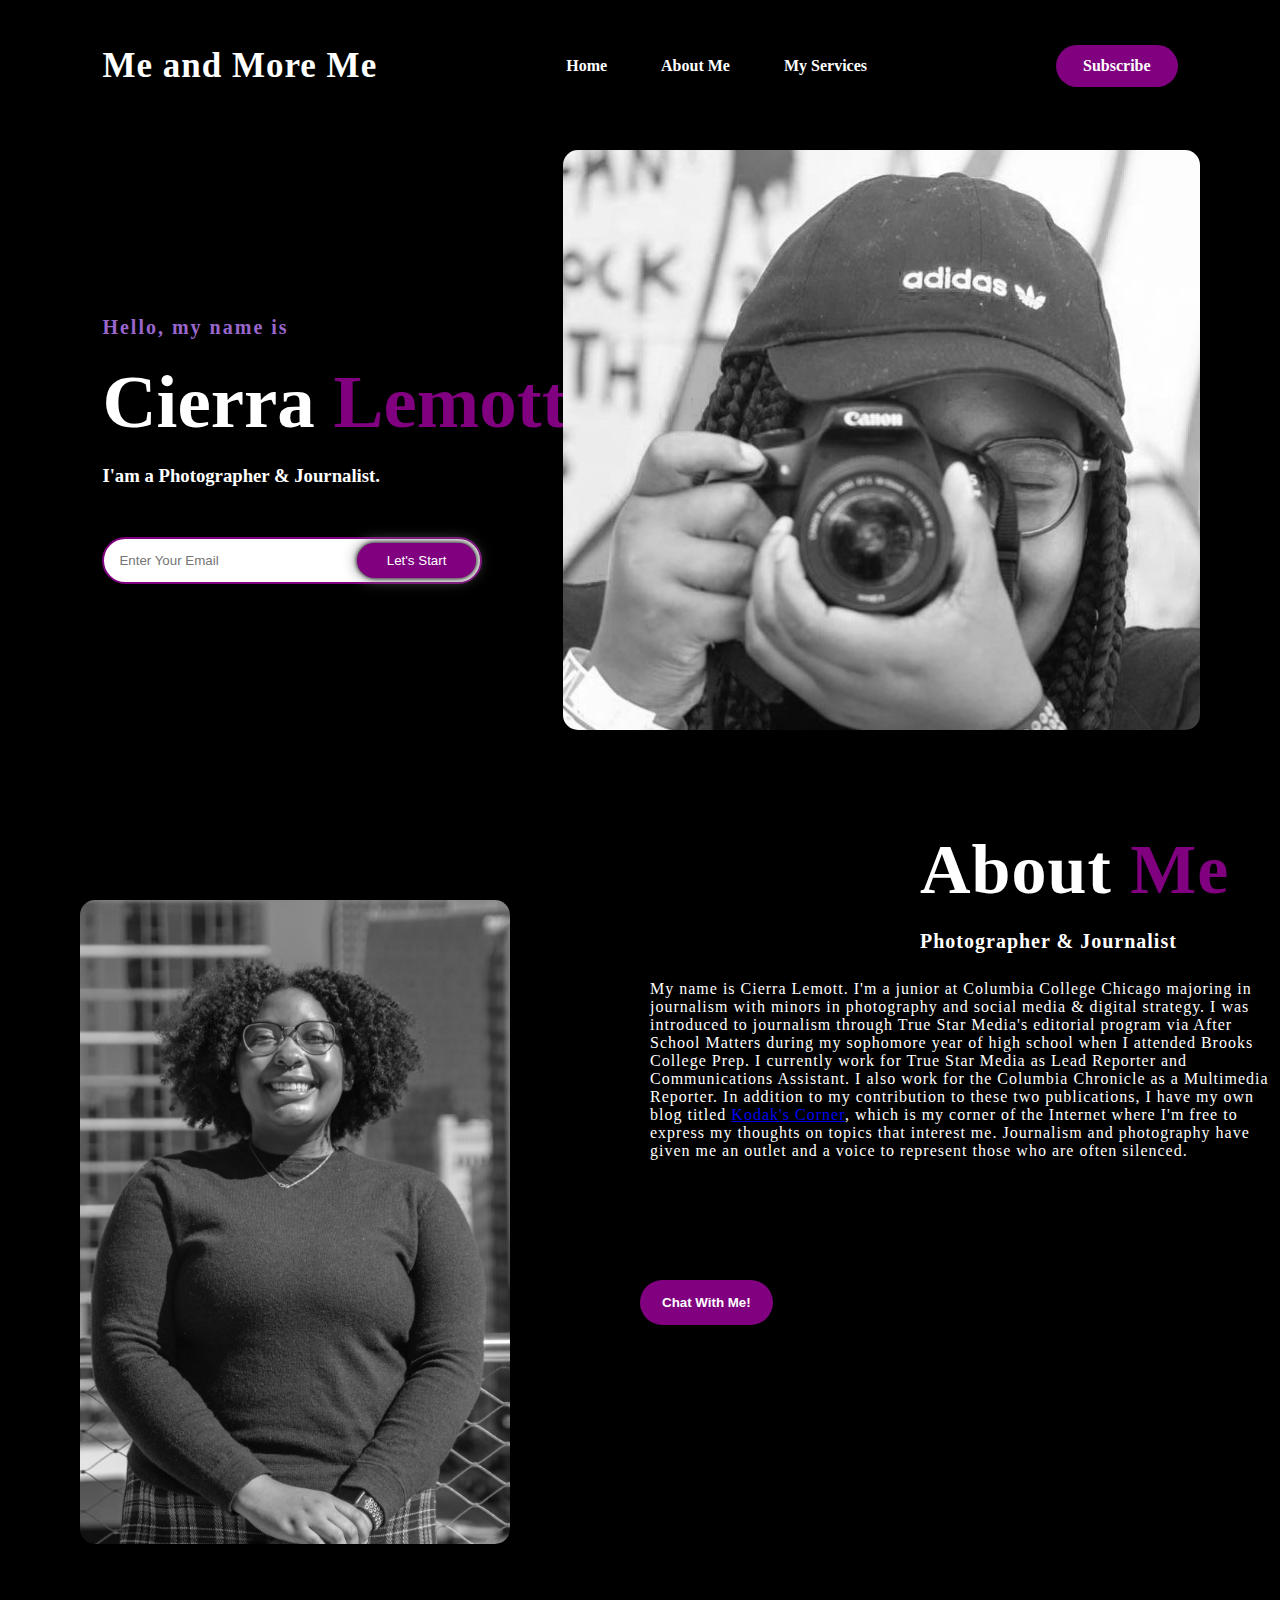
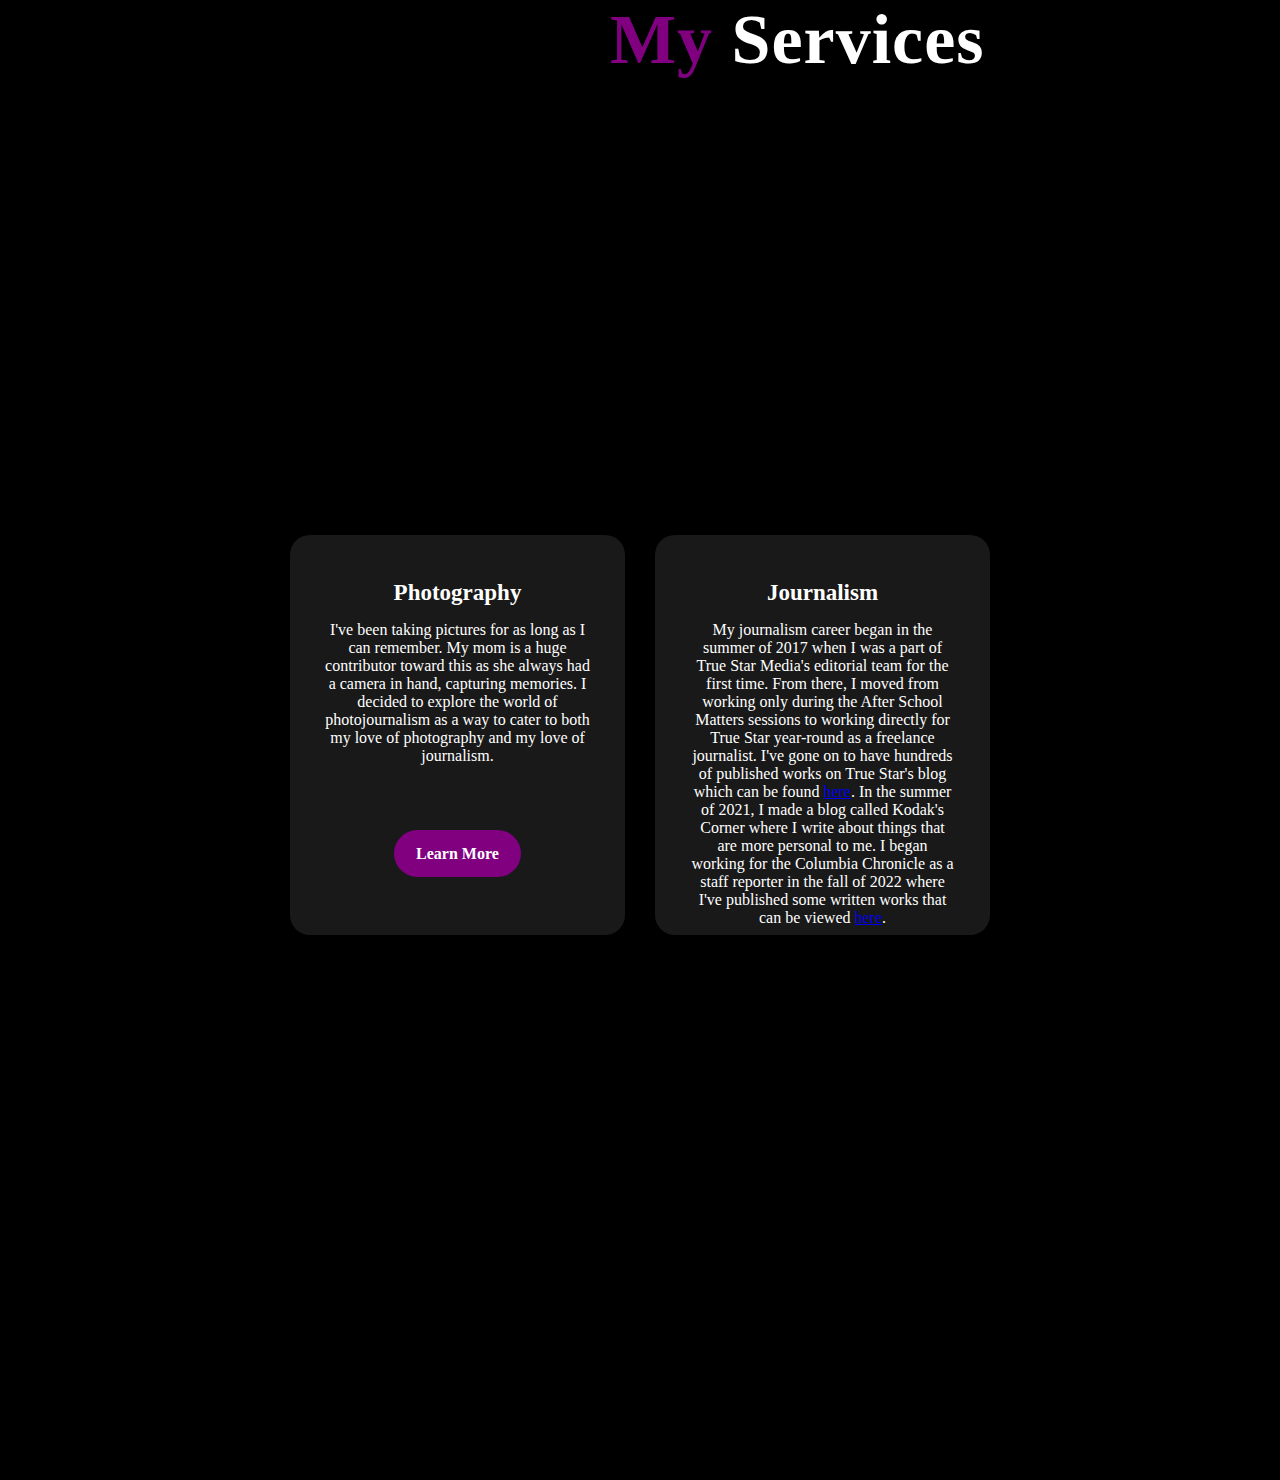
<file: index.html>
<!DOCTYPE html>
<html lang="en">
  <head>
    <meta charset="UTF-8" />
    <meta name="viewport" content="width=device-width, initial-scale=1.0"
    />
    <title>Cierras website</title>
    <link href="styles.css" rel="stylesheet" type="text/css">
    <link rel="preconnect" href="https://fonts.googleapis.com">
<link rel="preconnect" href="https://fonts.gstatic.com" crossorigin>
  </head>
  <body>
   <div class="one">
    <nav>
      <h2 class="logo">Me and More Me</h2>
      <ul>
        <li><a href="index.html">Home</a></li>
        <li><a href="#about-me">About Me</a></li>
        <li><a href="#service">My Services</a></li>
      </ul>
      <a href="https://www.youtube.com/@cecekodak6803" class="btn">Subscribe</a>
    </nav>
    </div>
  
    <div class="two">
      <h4>Hello, my name is</h4>
      <h1>Cierra <span>Lemott</span></h1>
      <h3>I'am a Photographer & Journalist.</h3>
      <div class="newslatter">
        <form>
          <input type="email" name="email" id="mail" placeholder="Enter Your Email">
          <input type="submit" name="submit" value="Let's Start">
        </form>
      </div>
    </div>
   
   <section class="three">
    <div class="main">
      <img id="pic3" src="cierraimg3.jpg">
      <div class="about-text">
        <h2 id="about-me">About <span>Me</span></h2>
        <h5 class="title1">Photographer & Journalist</h5>
        <p class="firstpara">My name is Cierra Lemott. I'm a junior at Columbia College Chicago majoring in journalism with minors in photography and social media & digital strategy. I was introduced to journalism through True Star Media's editorial program via After School Matters during my sophomore year of high school when I attended Brooks College Prep. I currently work for True Star Media as Lead Reporter and Communications Assistant. I also work for the Columbia Chronicle as a Multimedia Reporter. In addition to my contribution to these two publications, I have my own blog titled <a href="https://kodakscorner.com/">Kodak's Corner</a>, which is my corner of the Internet where I'm free to express my thoughts on topics that interest me. Journalism and photography have given me an outlet and a voice to represent those who are often silenced.
        </p>
        <button type="button" id="chat">Chat With Me!</button>
      </div>
    </div>
   </section>
   <img src="cierraimg1.jpg">
   <div class="four">
    <div class="title">
      <h2 class="titles"><span id="service">My</span> Services</h2>
    </div>

    <div class="box">
      <div class="card">
        <i class="fa-solid fa-camera"></i>
        <h5 class="title2">Photography</h5>
        <div class="pra">
          <p>I've been taking pictures for as long as I can remember. My mom is a huge contributor toward this as she always had a camera in hand, capturing memories. I decided to explore the world of photojournalism as a way to cater to both my love of photography and my love of journalism. </p>

          <p style="text-align: center;">
            <a class="button" href="https://columbiachronicle.com/?s=cierra+lemott&submit=Search">Learn More</a>
          </p>
        </div>
      </div>

      <div class="card">
        <i class="fa-solid fa-book"></i>
        <h5 class="title3">Journalism</h5>
        <div class="pra">
          <p>My journalism career began in the summer of 2017 when I was a part of True Star Media's editorial team for the first time. From there, I moved from working only during the After School Matters sessions to working directly for True Star year-round as a freelance journalist. I've gone on to have hundreds of published works on True Star's blog which can be found <a href="https://truestar.life/?s=cierra+lemott">here</a>. 

            In the summer of 2021, I made a blog called Kodak's Corner where I write about things that are more personal to me.
            
            I began working for the Columbia Chronicle as a staff reporter in the fall of 2022 where I've published some written works that can be viewed <a href="https://columbiachronicle.com/?s=cierra+lemott&submit=Search">here</a>.</p>

          <p style="text-align: center;">
            <a class="button" href="https://kodakscorner.com/">Write with me</a>
          </p>
        </div>
      </div>
    </div>
  </body>
</html>
</file>
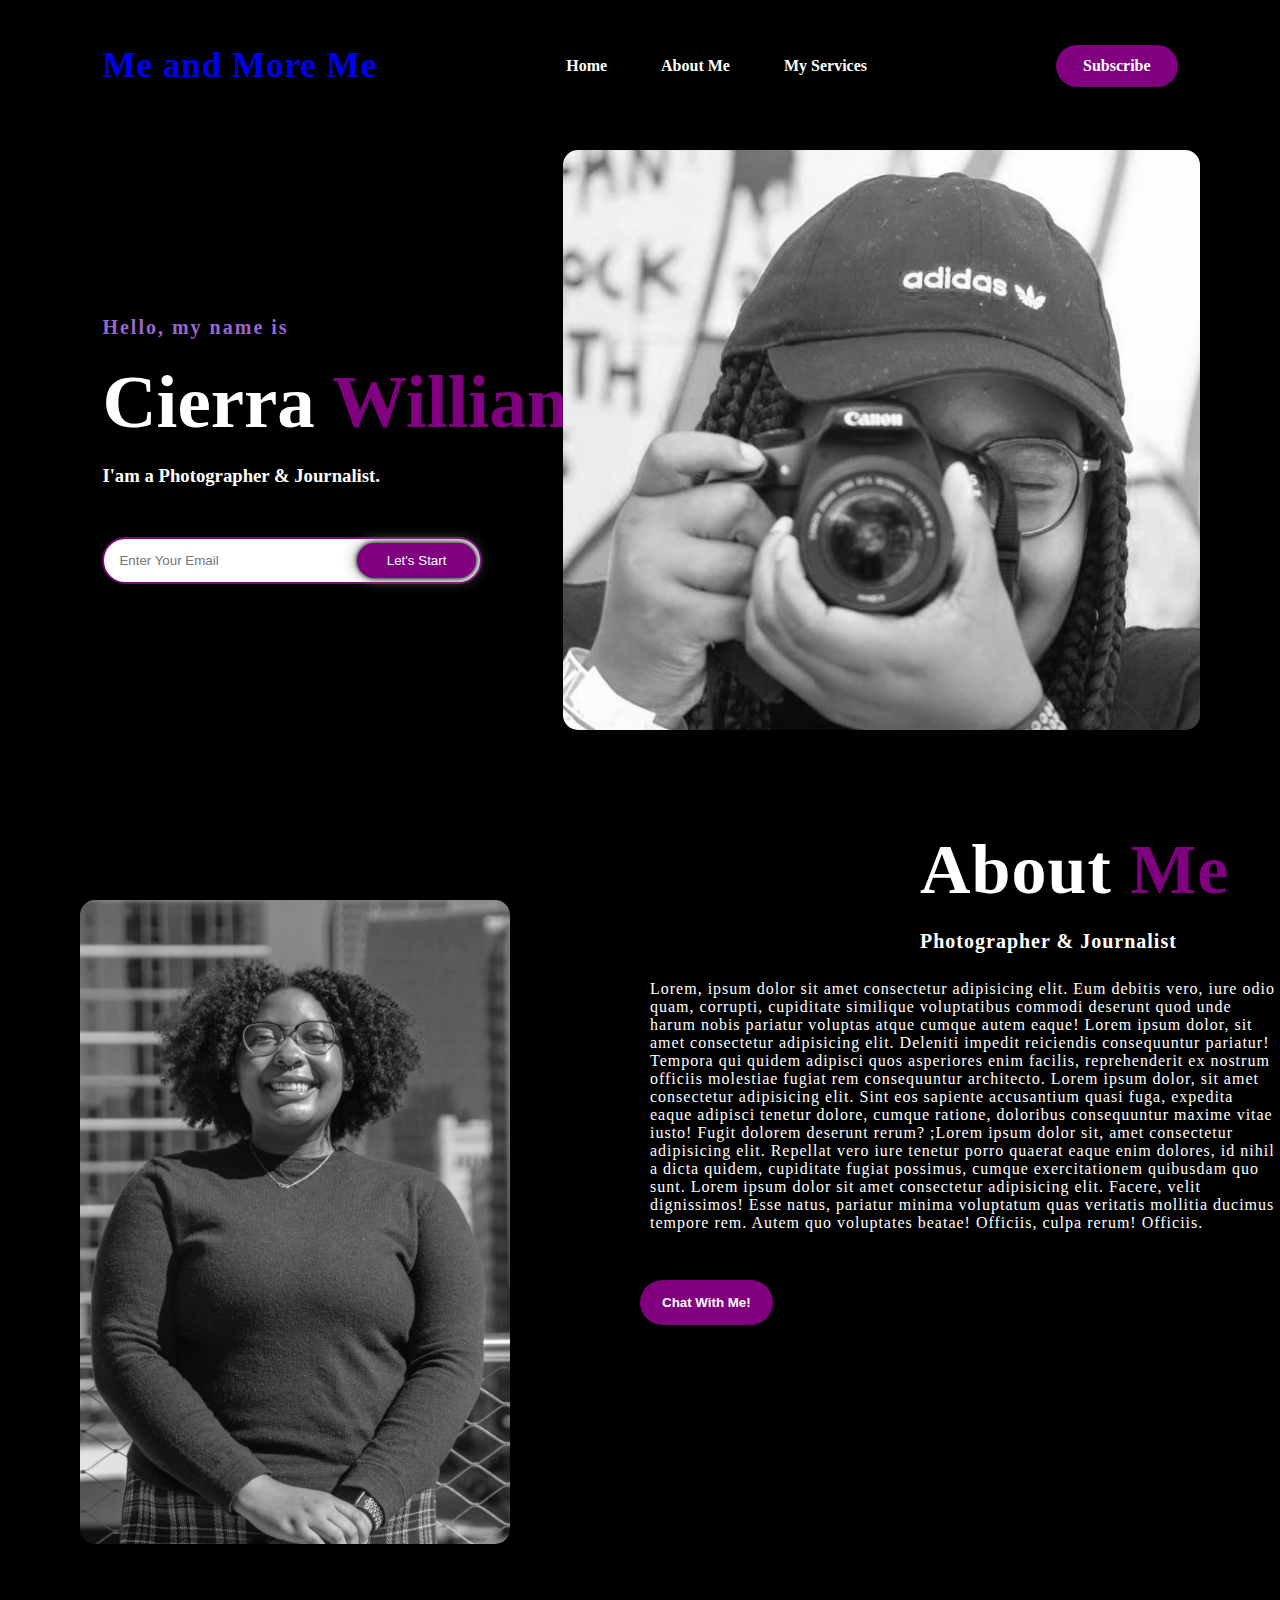
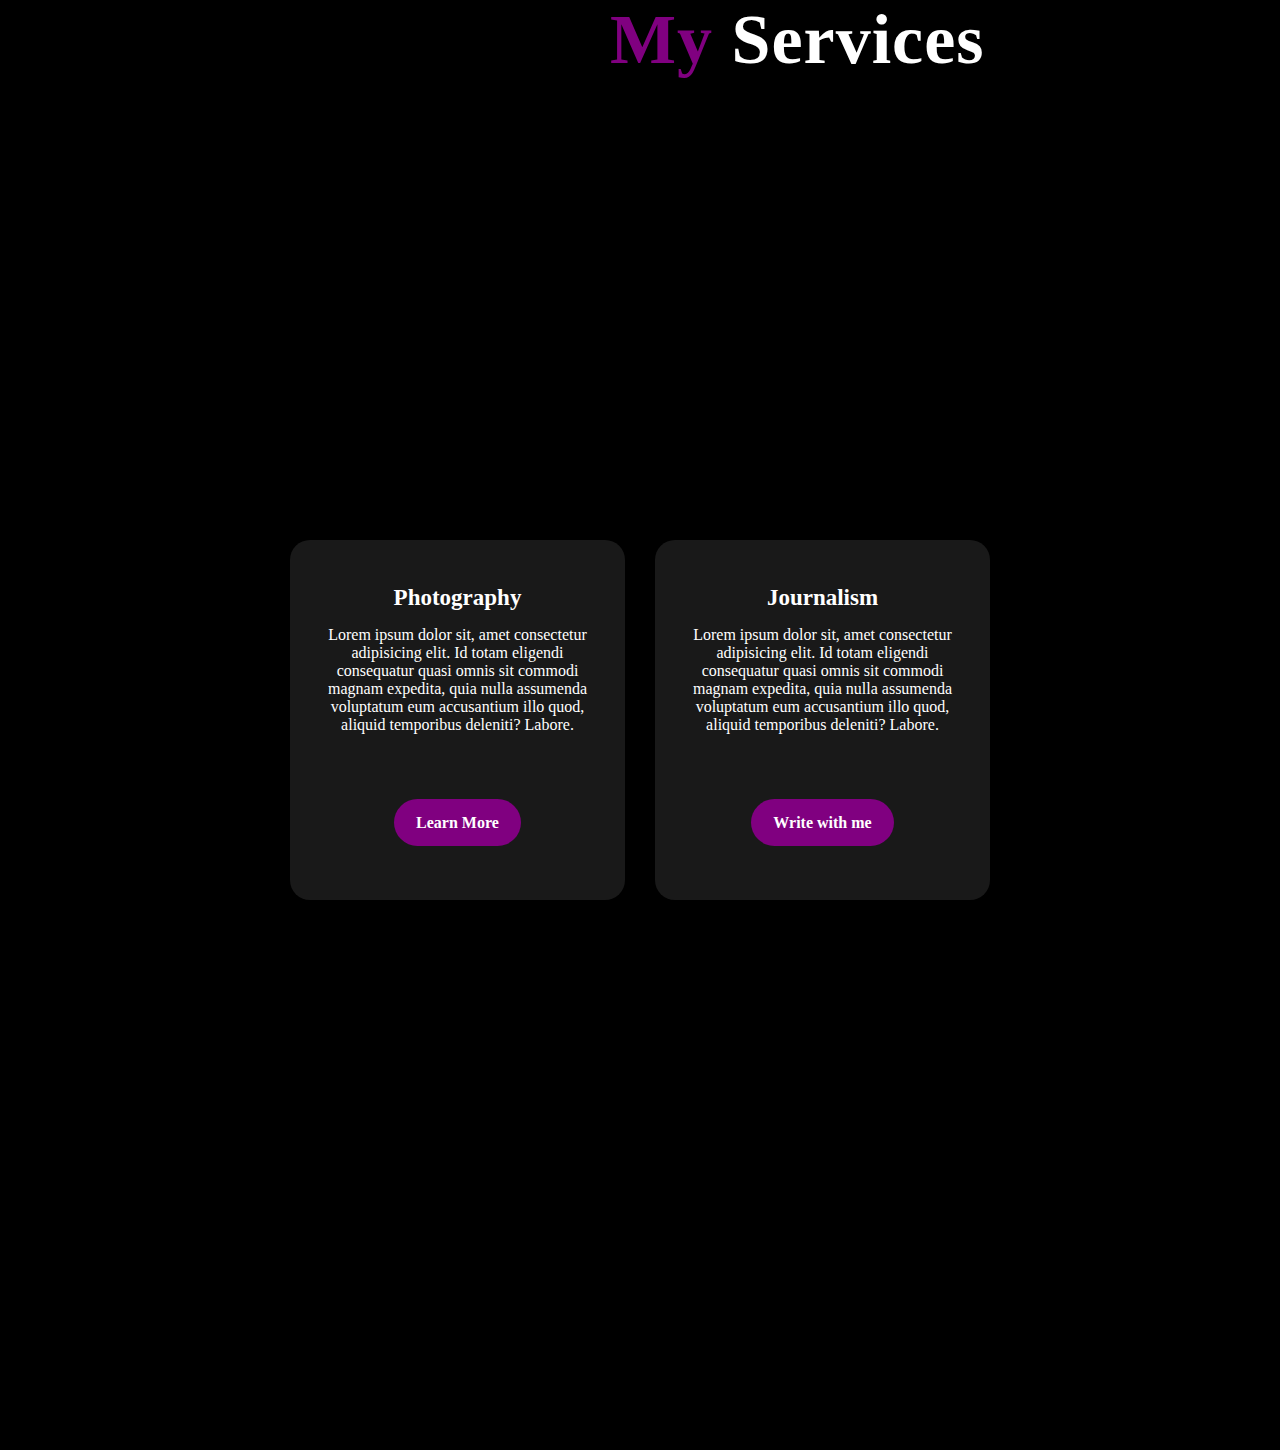
<file: Home/index.html>
<!DOCTYPE html>
<html lang="en">
  <head>
    <meta charset="UTF-8" />
    <meta name="viewport" content="width=device-width, initial-scale=1.0"
    />
    <title>Cierras website</title>
    <link href="styles.css" rel="stylesheet" type="text/css">
    <link rel="preconnect" href="https://fonts.googleapis.com">
<link rel="preconnect" href="https://fonts.gstatic.com" crossorigin>
  </head>
  <body>
   <div class="one">
    <nav>
      <h2 class="logo"><a href="index.html">Me and More Me</a></h2>
      <ul>
        <li><a href="index.html">Home</a></li>
        <li><a href="#about-me">About Me</a></li>
        <li><a href="#service">My Services</a></li>
      </ul>
      <a href="https://www.youtube.com/@cecekodak6803" class="btn">Subscribe</a>
    </nav>
    </div>
  
    <div class="two">
      <h4>Hello, my name is</h4>
      <h1>Cierra <span>Williams</span></h1>
      <h3>I'am a Photographer & Journalist.</h3>
      <div class="newslatter">
        <form>
          <input type="email" name="email" id="mail" placeholder="Enter Your Email">
          <input type="submit" name="submit" value="Let's Start">
        </form>
      </div>
    </div>
   
   <section class="three">
    <div class="main">
      <img id="pic3" src="cierraimg3.jpg">
      <div class="about-text">
        <h2 id="about-me">About <span>Me</span></h2>
        <h5 class="title1">Photographer & Journalist</h5>
        <p class="firstpara">Lorem, ipsum dolor sit amet consectetur adipisicing elit. Eum debitis vero, iure odio quam, corrupti, cupiditate similique voluptatibus commodi deserunt quod unde harum nobis pariatur voluptas atque cumque autem eaque! Lorem ipsum dolor, sit amet consectetur adipisicing elit. Deleniti impedit reiciendis consequuntur pariatur! Tempora qui quidem adipisci quos asperiores enim facilis, reprehenderit ex nostrum officiis molestiae fugiat rem consequuntur architecto. Lorem ipsum dolor, sit amet consectetur adipisicing elit. Sint eos sapiente accusantium quasi fuga, expedita eaque adipisci tenetur dolore, cumque ratione, doloribus consequuntur maxime vitae iusto! Fugit dolorem deserunt rerum? ;Lorem ipsum dolor sit, amet consectetur adipisicing elit. Repellat vero iure tenetur porro quaerat eaque enim dolores, id nihil a dicta quidem, cupiditate fugiat possimus, cumque exercitationem quibusdam quo sunt. Lorem ipsum dolor sit amet consectetur adipisicing elit. Facere, velit dignissimos! Esse natus, pariatur minima voluptatum quas veritatis mollitia ducimus tempore rem. Autem quo voluptates beatae! Officiis, culpa rerum! Officiis.</p>
        <button type="button" id="chat">Chat With Me!</button>
      </div>
    </div>
   </section>
   <img src="cierraimg1.jpg">
   <div class="four">
    <div class="title">
      <h2 class="titles"><span id="service">My</span> Services</h2>
    </div>

    <div class="box">
      <div class="card">
        <i class="fa-solid fa-camera"></i>
        <h5 class="title2">Photography</h5>
        <div class="pra">
          <p>Lorem ipsum dolor sit, amet consectetur adipisicing elit. Id totam eligendi consequatur quasi omnis sit commodi magnam expedita, quia nulla assumenda voluptatum eum accusantium illo quod, aliquid temporibus deleniti? Labore.</p>

          <p style="text-align: center;">
            <a class="button" href="#">Learn More</a>
          </p>
        </div>
      </div>

      <div class="card">
        <i class="fa-solid fa-book"></i>
        <h5 class="title3">Journalism</h5>
        <div class="pra">
          <p>Lorem ipsum dolor sit, amet consectetur adipisicing elit. Id totam eligendi consequatur quasi omnis sit commodi magnam expedita, quia nulla assumenda voluptatum eum accusantium illo quod, aliquid temporibus deleniti? Labore.</p>

          <p style="text-align: center;">
            <a class="button" href="">Write with me</a>
          </p>
        </div>
      </div>
    </div>
  </body>
</html>
</file>
<file: styles.css>
*{
    padding: 0;
    margin: 0;
    box-sizing: border-box;
    scroll-behavior: smooth;
}
html {
    background-color: black;
}
.one {
    height: 250vh;
    width: 100%;
    background-color: black;
    background-size: cover; 
    background-position: right;
}
nav{
    display: flex;
    align-items: center;
    justify-content: space-between;
    padding-top: 45px;
    padding-left: 8%;
    padding-right: 8%;
}
.logo {
    color: white;
    font-size: 35px;
    letter-spacing: 1px;
}
nav ul li{
    list-style-type: none;
    display: inline-block;
    padding: 10px  25px;
}
nav ul li a{
    color: white;
    text-decoration: none;
    font-weight: bold;
    text-transform: capitalize;
}
nav ul li a:hover{
    color: purple;
    transition: .4s;
}
.btn{
    background-color: purple;
    color: white;
    text-decoration: none;
    border: 2px solid transparent;
    font-weight: bold;
    padding: 10px 25px;
    border-radius: 30px;
    transition: transform .4s;
}
.btn:hover{
    transform: scale(1.2);
}
img {
    position: absolute;
    top: 150px;
    right: 80px;
    border-radius: 15px;
}
.two {
    position: absolute;
    top: 50%;
    left: 8%;
    transform: translateY(-50%);
}
h1 {
    color: white;
    margin: 20px 0px 20px;
    font-size: 75px;
}
h3 {
    color: white;
    font-style: 25px;
    margin-bottom: 50px;
}
h4 {
    color: #9966cc;
    letter-spacing: 2px;
    font-size: 20px;
    font-family: 'Dancing Script', cursive;
}
.newslatter form{
    width: 380px;
    max-width: 100%;
    position: relative;
}
.newslatter form input:first-child{
    display: inline-block;
    width: 100%;
    padding: 14px 130px 14px 15px;
    border: 2px solid purple;
    outline: none;
    border-radius: 30px;
}
.newslatter form input:last-child{
    position: absolute;
    display: inline-block;
    outline: none;
    border:none;
    padding: 10px 30px;
    border-radius: 30px;
    background-color: purple;
    color: white;
    box-shadow: 0px 0px 5px #000, 0px 0px 15px #858585;
    top: 6px;
    right: 6px;
}
h2 {
    font-family: 'Dancing Script', cursive;
}
span {
    color: purple;
}
#pic3 {
    position: absolute;
    left: 80px;
    top: 900px;
}
.three {
    width: 100%;
    padding: 100px 0px;
}
.three #pic3{
    width:430px;
    height: auto;
}
.about-text{
    width: 550px;
}
.main{
    width: 1130px;
    max-width: 95%;
    margin: 0 auto;
    display: flex;
    align-items: center;
    justify-content: space-around;
}
.about-text h2{
    color: white;
}
.firstpara {
    position: absolute;
    top: 980px;
    left: 650px;
    color: white;
    max-width: 50%;
    letter-spacing: 1px;
}
#about-me{
    position: absolute;
    top: 830px;
    left: 920px;
    color: white;
    max-width: 50%;
    font-size: 70px;
    letter-spacing: 1px;
}
.title1 {
    position: absolute;
    top: 930px;
    left: 920px;
    color: white;
    max-width: 50%;
    font-size: 20px; 
    letter-spacing: 1px;
}
#chat {
    position: absolute;
    top: 1280px;
    left: 640px;
    border: 2px solid transparent;
    font-weight: bold;
    padding: 13px 20px;
    border-radius: 30px;
    transition: .4s;
    color: white;
    background-color: purple;
}
#chat:hover{
    background-color: transparent;
    border: 2px solid purple;
    cursor: pointer;
}
#card{
    color: white;
}
.titles {
    color: white;
    position: absolute;
    top: 1600px;
    left: 610px;
    color: white;
    max-width: 50%;
    font-size: 70px;
    letter-spacing: 1px;
}
.four {
    width: 100%;
    padding: 100px 0px;
}

.box{
    display: flex;
    justify-content: center;
    align-items: center;
    min-height: 400px;
}
.card{
    height: 400px;
    width: 335px;
    padding: 20px 35px;
    background: #191919;
    border-radius: 20px;
    margin: 15px;
    overflow: hidden;
    position: relative;
    text-align: center;
    bottom: 430px;
    color: white;
}
.card i{
    font-size:50px;
    display: block;
    text-align: center;
    margin: 25px;
    color: purple;
}
h5 {
    color:white;
    font-size: 23px;
    margin-bottom: 15px;
}

.par p{
    color: purple;
    font-size: 16px;
    line-height: 27px;
    margin-bottom: 25px;
} 
.card .button{
    border: 2px solid transparent;
    font-weight: bold;
    padding: 13px 20px;
    border-radius: 30px;
    transition: .4s;
    color: white;
    background-color: purple;
    text-decoration: none;
}

.button{
    position: relative;
    top: 80px;
}
a > li{
    text-decoration: none;
}
</file>
<file: Home/styles.css>
*{
    padding: 0;
    margin: 0;
    box-sizing: border-box;
    scroll-behavior: smooth;
}
html {
    background-color: black;
}
.one {
    height: 250vh;
    width: 100%;
    background-color: black;
    background-size: cover; 
    background-position: right;
}
nav{
    display: flex;
    align-items: center;
    justify-content: space-between;
    padding-top: 45px;
    padding-left: 8%;
    padding-right: 8%;
}
.logo {
    color: white;
    font-size: 35px;
    letter-spacing: 1px;
    cursor: pointer;
    text-decoration: none;
}
nav ul li{
    list-style-type: none;
    display: inline-block;
    padding: 10px  25px;
}
nav ul li a{
    color: white;
    text-decoration: none;
    font-weight: bold;
    text-transform: capitalize;
}
nav ul li a:hover{
    color: purple;
    transition: .4s;
}
.btn{
    background-color: purple;
    color: white;
    text-decoration: none;
    border: 2px solid transparent;
    font-weight: bold;
    padding: 10px 25px;
    border-radius: 30px;
    transition: transform .4s;
}
.btn:hover{
    transform: scale(1.2);
}
img {
    position: absolute;
    top: 150px;
    right: 80px;
    border-radius: 15px;
}
.two {
    position: absolute;
    top: 50%;
    left: 8%;
    transform: translateY(-50%);
}
h1 {
    color: white;
    margin: 20px 0px 20px;
    font-size: 75px;
}
h3 {
    color: white;
    font-style: 25px;
    margin-bottom: 50px;
}
h4 {
    color: #9966cc;
    letter-spacing: 2px;
    font-size: 20px;
    font-family: 'Dancing Script', cursive;
}
.newslatter form{
    width: 380px;
    max-width: 100%;
    position: relative;
}
.newslatter form input:first-child{
    display: inline-block;
    width: 100%;
    padding: 14px 130px 14px 15px;
    border: 2px solid purple;
    outline: none;
    border-radius: 30px;
}
.newslatter form input:last-child{
    position: absolute;
    display: inline-block;
    outline: none;
    border:none;
    padding: 10px 30px;
    border-radius: 30px;
    background-color: purple;
    color: white;
    box-shadow: 0px 0px 5px #000, 0px 0px 15px #858585;
    top: 6px;
    right: 6px;
}
h2 {
    font-family: 'Dancing Script', cursive;
}
span {
    color: purple;
}
#pic3 {
    position: absolute;
    left: 80px;
    top: 900px;
}
.three {
    width: 100%;
    padding: 100px 0px;
}
.three #pic3{
    width:430px;
    height: auto;
}
.about-text{
    width: 550px;
}
.main{
    width: 1130px;
    max-width: 95%;
    margin: 0 auto;
    display: flex;
    align-items: center;
    justify-content: space-around;
}
.about-text h2{
    color: white;
}
.firstpara {
    position: absolute;
    top: 980px;
    left: 650px;
    color: white;
    max-width: 50%;
    letter-spacing: 1px;
}
#about-me{
    position: absolute;
    top: 830px;
    left: 920px;
    color: white;
    max-width: 50%;
    font-size: 70px;
    letter-spacing: 1px;
}
.title1 {
    position: absolute;
    top: 930px;
    left: 920px;
    color: white;
    max-width: 50%;
    font-size: 20px; 
    letter-spacing: 1px;
}
#chat {
    position: absolute;
    top: 1280px;
    left: 640px;
    border: 2px solid transparent;
    font-weight: bold;
    padding: 13px 20px;
    border-radius: 30px;
    transition: .4s;
    color: white;
    background-color: purple;
}
#chat:hover{
    background-color: transparent;
    border: 2px solid purple;
    cursor: pointer;
}
#card{
    color: white;
}
.titles {
    color: white;
    position: absolute;
    top: 1600px;
    left: 610px;
    color: white;
    max-width: 50%;
    font-size: 70px;
    letter-spacing: 1px;
}
.four {
    width: 100%;
    padding: 100px 0px;
}

.box{
    display: flex;
    justify-content: center;
    align-items: center;
    min-height: 400px;
}
.card{
    height: 360px;
    width: 335px;
    padding: 20px 35px;
    background: #191919;
    border-radius: 20px;
    margin: 15px;
    overflow: hidden;
    position: relative;
    text-align: center;
    bottom: 430px;
    color: white;
}
.card i{
    font-size:50px;
    display: block;
    text-align: center;
    margin: 25px;
    color: purple;
}
h5 {
    color:white;
    font-size: 23px;
    margin-bottom: 15px;
}

.par p{
    color: purple;
    font-size: 16px;
    line-height: 27px;
    margin-bottom: 25px;
} 
.card .button{
    border: 2px solid transparent;
    font-weight: bold;
    padding: 13px 20px;
    border-radius: 30px;
    transition: .4s;
    color: white;
    background-color: purple;
    text-decoration: none;
}

.button{
    position: relative;
    top: 80px;
}
a {
    text-decoration: none;
}
</file>
